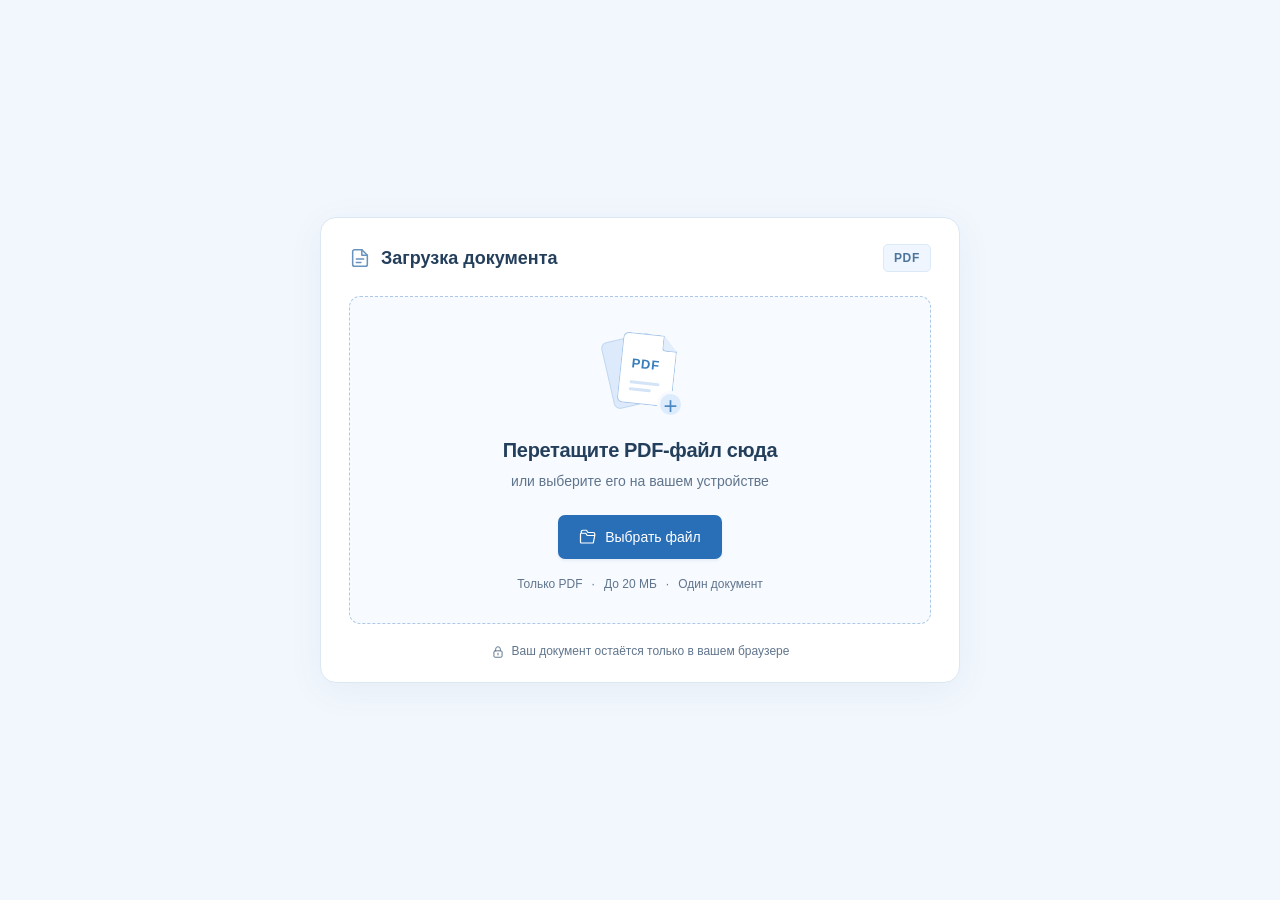
<file: index.html>
<!doctype html>
<html lang="ru">
  <head>
    <meta charset="utf-8" />
    <meta name="viewport" content="width=device-width, initial-scale=1" />
    <meta name="theme-color" content="#f2f7fd" />
    <meta name="description" content="Выберите или перетащите PDF-документ для просмотра прямо в браузере." />
    <title>Загрузка PDF-документа</title>
    <link rel="icon" href="./assets/favicon.svg" type="image/svg+xml" />
    <link rel="stylesheet" href="./styles.css" />
    <script src="./app.js" defer></script>
  </head>
  <body>
    <svg class="icon-definitions" xmlns="http://www.w3.org/2000/svg" aria-hidden="true">
      <symbol id="icon-file" viewBox="0 0 24 24"><path d="M14 3H6a2 2 0 0 0-2 2v14a2 2 0 0 0 2 2h12a2 2 0 0 0 2-2V9Z"/><path d="M14 3v6h6M8 13h8M8 17h5"/></symbol>
      <symbol id="icon-folder" viewBox="0 0 24 24"><path d="M3 7V5a2 2 0 0 1 2-2h5l2 3h7a2 2 0 0 1 2 2v2M3 7h6l2 3h10l-2 10H3a1 1 0 0 1-1-1V8a1 1 0 0 1 1-1Z"/></symbol>
      <symbol id="icon-eye" viewBox="0 0 24 24"><path d="M2 12s3.6-7 10-7 10 7 10 7-3.6 7-10 7S2 12 2 12Z"/><circle cx="12" cy="12" r="3"/></symbol>
      <symbol id="icon-check" viewBox="0 0 24 24"><path d="m5 12 4 4L19 6"/></symbol>
      <symbol id="icon-close" viewBox="0 0 24 24"><path d="m6 6 12 12M18 6 6 18"/></symbol>
      <symbol id="icon-lock" viewBox="0 0 24 24"><rect x="5" y="10" width="14" height="11" rx="2"/><path d="M8 10V7a4 4 0 0 1 8 0v3M12 14v3"/></symbol>
      <symbol id="icon-info" viewBox="0 0 24 24"><circle cx="12" cy="12" r="9"/><path d="M12 11v6M12 7v.1"/></symbol>
    </svg>

    <main class="page-shell">
        <section class="upload-card" id="upload" aria-labelledby="upload-title">
          <div class="card-header">
            <h1 id="upload-title"><svg class="icon"><use href="#icon-file"/></svg>Загрузка документа</h1>
            <span class="format-badge">PDF</span>
          </div>

          <input class="visually-hidden" type="file" id="file-input" accept=".pdf,application/pdf" tabindex="-1" aria-label="Выберите PDF-документ" />

          <div class="drop-zone" id="drop-zone" role="group" aria-label="Область загрузки PDF" aria-describedby="file-requirements">
            <div class="document-art" aria-hidden="true">
              <div class="paper-back"></div>
              <div class="paper-front"><span class="paper-fold"></span><span class="paper-label">PDF</span><span class="paper-line"></span><span class="paper-line short"></span></div>
              <span class="paper-plus">+</span>
            </div>
            <h2 id="drop-title">Перетащите PDF-файл сюда</h2>
            <p id="drop-description">или выберите его на вашем устройстве</p>
            <button class="button button-primary" id="choose-file" type="button"><svg class="icon"><use href="#icon-folder"/></svg>Выбрать файл</button>
            <span class="file-requirements" id="file-requirements">Только PDF<span aria-hidden="true">·</span>До 20 МБ<span aria-hidden="true">·</span>Один документ</span>
          </div>

          <div class="selected-file" id="selected-file" hidden>
            <div class="success-symbol" aria-hidden="true"><svg class="icon"><use href="#icon-check"/></svg></div>
            <h2>Ваш документ готов</h2>
            <p class="selected-description">Откройте его, чтобы убедиться, что всё на месте.</p>
            <div class="file-details">
              <span class="file-type-icon" aria-hidden="true">PDF</span>
              <div class="file-meta"><p id="file-name"></p><span id="file-size"></span></div>
              <button class="icon-button remove-file" id="remove-file" type="button" aria-label="Убрать выбранный документ" title="Убрать документ"><svg class="icon"><use href="#icon-close"/></svg></button>
            </div>
            <div class="file-actions">
              <button class="button button-primary" id="preview-file" type="button"><svg class="icon"><use href="#icon-eye"/></svg>Открыть документ</button>
              <button class="button button-secondary" id="replace-file" type="button">Выбрать другой</button>
            </div>
          </div>

          <div class="error-message" id="error-message" role="alert" hidden><svg class="icon"><use href="#icon-info"/></svg><span id="error-text"></span></div>
          <div class="privacy-note"><svg class="icon"><use href="#icon-lock"/></svg>Ваш документ остаётся только в вашем браузере</div>
          <p class="visually-hidden" id="upload-status" role="status" aria-live="polite" aria-atomic="true"></p>
        </section>

    </main>

    <dialog class="preview-dialog" id="preview-dialog" aria-labelledby="preview-title">
      <div class="preview-toolbar"><div><svg class="icon"><use href="#icon-file"/></svg><h2 id="preview-title">Предпросмотр PDF</h2></div><button class="icon-button" id="close-preview" type="button" aria-label="Закрыть предпросмотр" autofocus><svg class="icon"><use href="#icon-close"/></svg></button></div>
      <div class="preview-content" id="preview-content"></div>
      <div class="preview-footer"><span>Предпросмотр на вашем устройстве</span><div class="preview-links"><a id="open-original" target="_blank" rel="noopener noreferrer">В отдельной вкладке</a><a id="download-original">Скачать PDF</a></div></div>
    </dialog>

    <noscript><div class="noscript-note">Для выбора и просмотра PDF включите JavaScript в браузере.</div></noscript>
  </body>
</html>
</file>
<file: styles.css>
@charset "UTF-8";

:root {
  color-scheme: light;
  --page: #f2f7fd;
  --ink: #243f5c;
  --muted: #60758d;
  --blue: #286fb7;
  --blue-dark: #1e5b9a;
  --line: #dce7f4;
  --font: "Segoe UI", -apple-system, BlinkMacSystemFont, "Helvetica Neue", Arial, sans-serif;
}

*, *::before, *::after { box-sizing: border-box; }
body { margin: 0; background: var(--page); color: var(--ink); font-family: var(--font); font-size: 1rem; -webkit-font-smoothing: antialiased; }
button, input { font: inherit; }
button, a { -webkit-tap-highlight-color: transparent; }
button { cursor: pointer; }
a { color: inherit; }
button:disabled { cursor: progress; }
button:focus-visible, a:focus-visible { outline: 3px solid #70a9e4; outline-offset: 5px; }
[hidden] { display: none !important; }
::selection { background: #d4e7fb; color: #1c4776; }
.icon-definitions { position: absolute; width: 0; height: 0; overflow: hidden; }
.icon { width: 24px; height: 24px; flex: 0 0 auto; fill: none; stroke: currentColor; stroke-width: 1.65; stroke-linecap: round; stroke-linejoin: round; }
.visually-hidden { position: absolute; width: 1px; height: 1px; padding: 0; margin: -1px; overflow: hidden; clip: rect(0, 0, 0, 0); white-space: nowrap; border: 0; }

.page-shell { min-height: 100vh; min-height: 100svh; padding: 32px 24px; display: grid; place-items: center; }
.upload-card { width: 100%; max-width: 640px; padding: 26px 28px 0; border: 1px solid var(--line); background: white; border-radius: 16px; box-shadow: 0 8px 35px #285b9210; min-width: 0; }
.card-header { display: flex; justify-content: space-between; align-items: center; margin-bottom: 24px; gap: 12px; }
.card-header h1 { display: flex; align-items: center; gap: 10px; margin: 0; font-size: 1.125rem; font-weight: 600; }
.card-header h1 .icon { width: 22px; height: 22px; color: #6893be; }
.format-badge { font-size: .75rem; line-height: 1; letter-spacing: .7px; font-weight: 600; color: #4d749b; background: #eff6ff; padding: 7px 10px; border: 1px solid #dce9f8; border-radius: 5px; }
.drop-zone { position: relative; border: 1.5px dashed #adc9e8; border-radius: 11px; background: #f7faff; min-height: 328px; padding: 28px 16px 26px; display: flex; flex-direction: column; align-items: center; justify-content: center; text-align: center; transition: border-color .2s, background .2s, box-shadow .2s; }
.drop-zone.is-dragging { border-color: var(--blue); background: #eaf3ff; box-shadow: inset 0 0 0 2px #5593d445; }
.drop-zone.is-busy { opacity: .65; }
.document-art { position: relative; width: 88px; height: 87px; margin-bottom: 20px; }
.paper-back { position: absolute; width: 52px; height: 68px; left: 11px; top: 5px; border-radius: 6px; background: #dceafb; border: 1px solid #c0d7f1; transform: rotate(-13deg); }
.paper-front { position: absolute; width: 55px; height: 71px; left: 24px; top: 2px; background: white; border: 1px solid #a8c7e9; border-radius: 6px; box-shadow: 0 5px 8px #315d8c0b; transform: rotate(6deg); clip-path: polygon(0 0, 74% 0, 100% 21%, 100% 100%, 0 100%); }
.paper-fold { position: absolute; width: 15px; height: 16px; right: -1px; top: -1px; background: #e3eefc; border-bottom: 1px solid #a8c7e9; border-left: 1px solid #a8c7e9; border-radius: 0 0 0 4px; }
.paper-label { position: absolute; left: 10px; top: 22px; color: #397dbb; font-size: .8125rem; font-weight: 700; letter-spacing: .8px; }
.paper-line { width: 30px; height: 3px; position: absolute; left: 10px; bottom: 19px; background: #d4e4f7; border-radius: 2px; }
.paper-line.short { bottom: 12px; width: 22px; }
.paper-plus { position: absolute; right: 0; bottom: 1px; display: grid; place-items: center; width: 27px; height: 27px; font-size: 24px; font-weight: 300; line-height: 1; background: #ddecfd; border: 3px solid #f7faff; color: #4b88c2; border-radius: 50%; }
.drop-zone h2 { margin: 0 0 8px; font-size: 1.25rem; font-weight: 600; letter-spacing: -.35px; }
.drop-zone p { margin: 0 0 22px; font-size: .875rem; color: var(--muted); line-height: 1.6; }
.button { min-height: 44px; display: inline-flex; align-items: center; justify-content: center; gap: 8px; border-radius: 7px; padding: 11px 20px; font-size: .875rem; font-weight: 500; border: 1px solid transparent; transition: background .18s, box-shadow .18s; }
.button .icon { width: 18px; height: 18px; }
.button-primary { background: var(--blue); color: white; box-shadow: 0 2px 3px #20579112; }
.button-primary:hover { background: var(--blue-dark); box-shadow: 0 3px 9px #20579120; }
.button-secondary { background: white; color: #436b94; border-color: #cfdff0; }
.button-secondary:hover { background: #edf5ff; }
.file-requirements { display: flex; flex-wrap: wrap; align-items: center; justify-content: center; gap: 9px; font-size: .75rem; color: var(--muted); margin-top: 18px; }
.privacy-note { display: flex; align-items: center; justify-content: center; gap: 7px; padding: 18px 0 20px; font-size: .75rem; color: var(--muted); line-height: 1.6; text-align: center; }
.privacy-note .icon { width: 14px; height: 14px; }

.selected-file { min-height: 328px; display: flex; flex-direction: column; align-items: center; justify-content: center; text-align: center; background: #f5f9ff; border: 1px solid #d9e7f7; border-radius: 11px; padding: 24px 20px; }
.success-symbol { display: grid; place-items: center; width: 44px; height: 44px; border-radius: 50%; color: var(--blue); background: #dcecff; margin-bottom: 13px; }
.selected-file h2 { margin: 0 0 7px; font-size: 1.25rem; font-weight: 600; letter-spacing: -.35px; }
.selected-description { color: var(--muted); font-size: .875rem; line-height: 1.6; margin: 0 0 20px; }
.file-details { display: flex; align-items: center; gap: 12px; background: white; border: 1px solid #dbe6f3; border-radius: 9px; padding: 12px; width: 100%; max-width: 400px; text-align: left; margin-bottom: 19px; }
.file-type-icon { flex: 0 0 auto; display: grid; place-items: center; font-size: .75rem; letter-spacing: .5px; font-weight: 700; color: #4f7ca9; width: 36px; height: 42px; border: 1px solid #d2e3f6; border-radius: 5px; background: #eff6ff; }
.file-meta { min-width: 0; }
.file-meta p { font-size: .875rem; font-weight: 500; margin: 0 0 3px; overflow: hidden; text-overflow: ellipsis; white-space: nowrap; }
.file-meta span { font-size: .75rem; color: var(--muted); }
.icon-button { display: grid; place-items: center; flex: 0 0 auto; padding: 8px; border: 0; background: transparent; border-radius: 7px; color: #6e829b; min-width: 36px; min-height: 36px; }
.icon-button .icon { width: 19px; height: 19px; }
.icon-button:hover { background: #e7f0fc; color: #346b9e; }
.remove-file { margin-left: auto; }
.file-actions { display: flex; gap: 9px; flex-wrap: wrap; justify-content: center; }
.error-message { margin-top: 12px; display: flex; align-items: flex-start; gap: 8px; padding: 11px 13px; color: #a34339; background: #fff3f0; border: 1px solid #f2dcd5; border-radius: 8px; font-size: .875rem; line-height: 1.6; }
.error-message .icon { width: 17px; height: 17px; margin-top: 2px; }

.preview-dialog { width: min(1100px, calc(100% - 48px)); height: min(870px, calc(100dvh - 48px)); max-height: none; max-width: none; padding: 0; border: 1px solid var(--line); border-radius: 13px; background: #f3f7fc; color: var(--ink); box-shadow: 0 20px 90px #16334e40; }
.preview-dialog[open] { display: flex; flex-direction: column; }
.preview-dialog::backdrop { background: #19334fa6; backdrop-filter: blur(5px); }
.preview-toolbar { display: flex; align-items: center; justify-content: space-between; padding: 12px 18px; gap: 10px; background: white; border-bottom: 1px solid var(--line); }
.preview-toolbar > div { display: flex; align-items: center; gap: 9px; min-width: 0; }
.preview-toolbar > div > .icon { width: 21px; height: 21px; color: var(--blue); }
.preview-toolbar h2 { margin: 0; font-size: .9375rem; font-weight: 500; white-space: nowrap; text-overflow: ellipsis; overflow: hidden; }
.preview-content { flex: 1; min-height: 0; }
.pdf-object { display: block; width: 100%; height: 100%; border: none; }
.preview-fallback { height: 100%; padding: 30px; display: flex; flex-direction: column; align-items: center; justify-content: center; text-align: center; color: var(--muted); line-height: 1.7; }
.preview-fallback h3 { color: var(--ink); font-size: 1.375rem; font-weight: 600; margin: 0 0 8px; }
.preview-fallback p { max-width: 390px; margin: 0 0 22px; }
.preview-fallback a { text-decoration: none; }
.preview-footer { padding: 12px 18px; display: flex; align-items: center; justify-content: space-between; gap: 12px; font-size: .75rem; background: white; color: var(--muted); }
.preview-footer a { color: var(--blue); text-underline-offset: 3px; }
.preview-links { display: flex; flex-wrap: wrap; align-items: center; gap: 16px; }
.noscript-note { position: fixed; bottom: 15px; left: 15px; right: 15px; padding: 16px; background: #fff3f0; border: 1px solid #e0b6aa; border-radius: 9px; color: #813b2c; text-align: center; }

@media (max-width: 480px) {
  .page-shell { padding: 24px 16px; }
  .upload-card { padding: 20px 16px 0; border-radius: 13px; }
  .card-header { margin-bottom: 20px; }
  .card-header h1 { font-size: 1rem; gap: 8px; }
  .card-header h1 .icon { width: 19px; height: 19px; }
  .drop-zone { padding: 26px 12px; min-height: 320px; }
  .drop-zone h2 { font-size: 1.125rem; }
  .file-requirements { gap: 6px; }
  .privacy-note { gap: 5px; }
  .selected-file { padding: 24px 12px; min-height: 320px; }
  .selected-file h2 { font-size: 1.125rem; }
  .file-actions { width: 100%; }
  .file-actions .button { width: 100%; }
  .preview-dialog { width: calc(100% - 16px); height: calc(100dvh - 16px); border-radius: 9px; }
  .preview-toolbar { padding-left: 12px; padding-right: 12px; }
  .preview-footer { align-items: flex-start; flex-direction: column; padding: 12px; }
}

@media (prefers-reduced-motion: reduce) {
  *, *::before, *::after { transition: none !important; }
}
</file>
